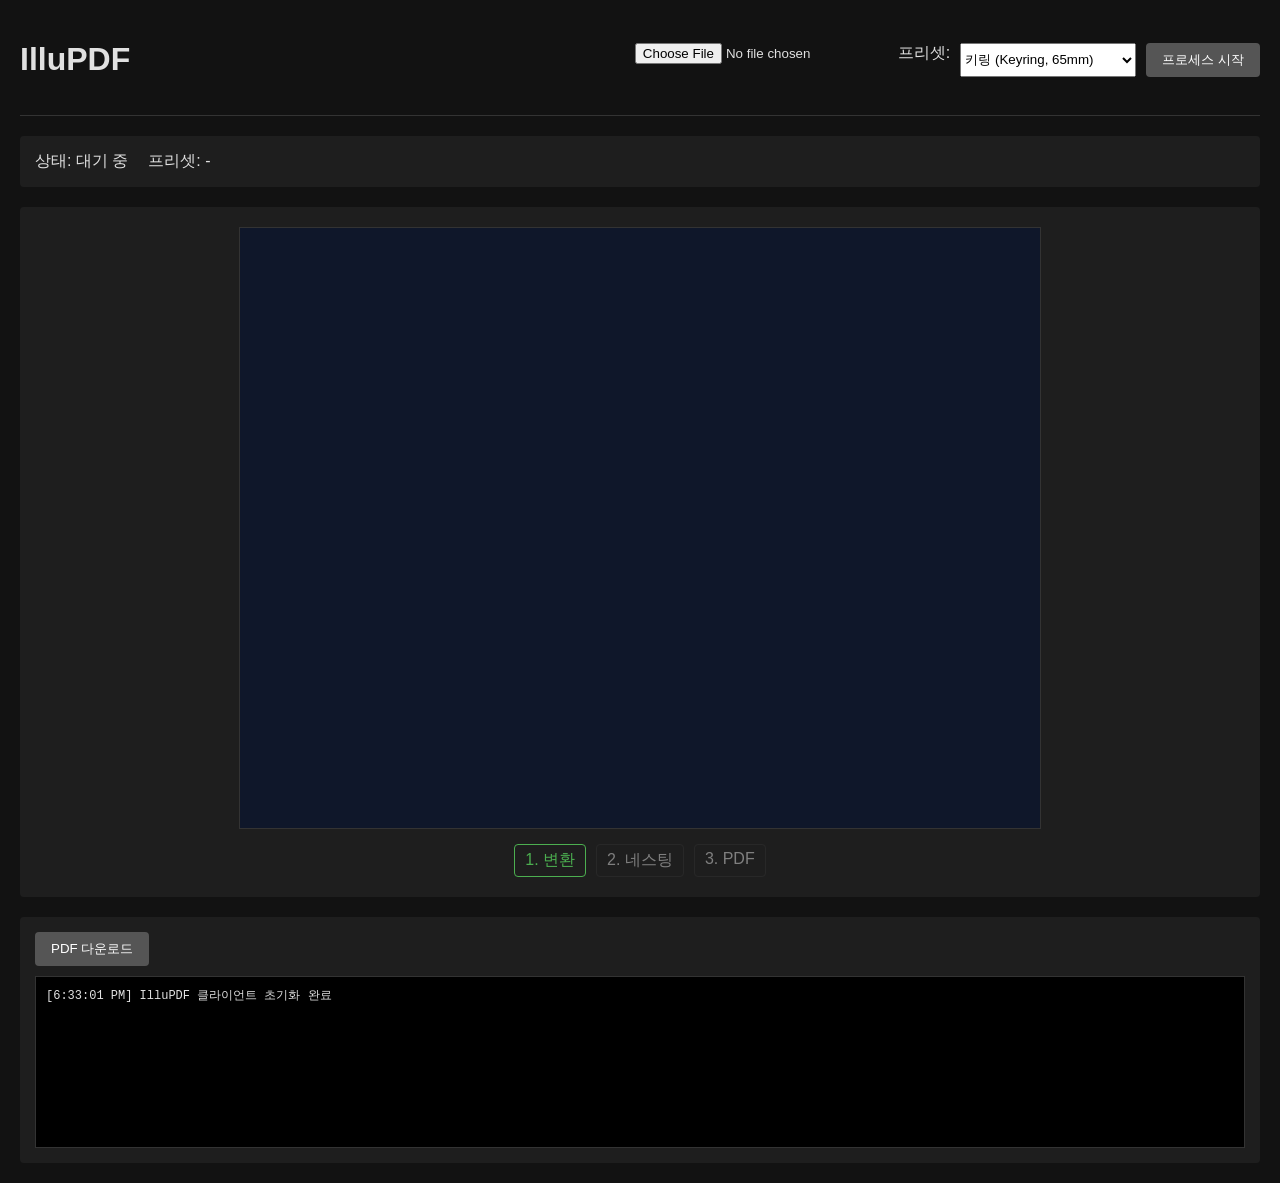
<file: index.html>
<!DOCTYPE html>
<html lang="ko">
<head>
  <meta charset="UTF-8">
  <meta name="viewport" content="width=device-width, initial-scale=1.0">
  <title>IlluPDF - 클라이언트 사이드 변환 및 네스팅</title>
  <link rel="stylesheet" href="css/styles.css">
</head>
<body class="dark-theme">
  <header>
    <h1>IlluPDF</h1>
    <div class="controls">
      <input type="file" id="image-input" accept="image/*" />
      <label for="preset-select">프리셋:</label>
      <select id="preset-select">
        <option value="keyring">키링 (Keyring, 65mm)</option>
        <option value="stand">스탠디 (Standee, 148mm)</option>
        <option value="mixed">믹스 (Mixed, 40mm)</option>
      </select>
      <input type="file" id="zip-input" accept=".zip" style="display:none;" />
      <button id="process-btn" disabled>프로세스 시작</button>
    </div>
  </header>

  <main>
    <section id="status-panel">
      <div class="status-item">
        <span class="label">상태:</span>
        <span id="status-text">대기 중</span>
      </div>
      <div class="status-item">
        <span class="label">프리셋:</span>
        <span id="preset-text">-</span>
      </div>
    </section>

    <section id="preview-panel">
      <div class="canvas-container">
        <canvas id="main-canvas"></canvas>
      </div>
      <div class="step-tracker">
        <div class="step active" id="step-1">1. 변환</div>
        <div class="step" id="step-2">2. 네스팅</div>
        <div class="step" id="step-3">3. PDF</div>
      </div>
    </section>

    <section id="result-panel">
      <button id="download-btn" disabled>PDF 다운로드</button>
      <div id="log-area"></div>
    </section>
  </main>

  <script src="vendor/clipper.js"></script>
  <script src="js/zip.js"></script>
  <script src="js/geometry.js"></script>
  <script src="js/keyring-engine.js"></script>
  <script src="js/converting-engine.js"></script>
  <script src="js/pdf-engine.js"></script>
  <script src="js/pdf-writer.js"></script>
  <script src="js/nesting-engine.js"></script>
  <script src="js/app.js"></script>
</body>
</html>
</file>
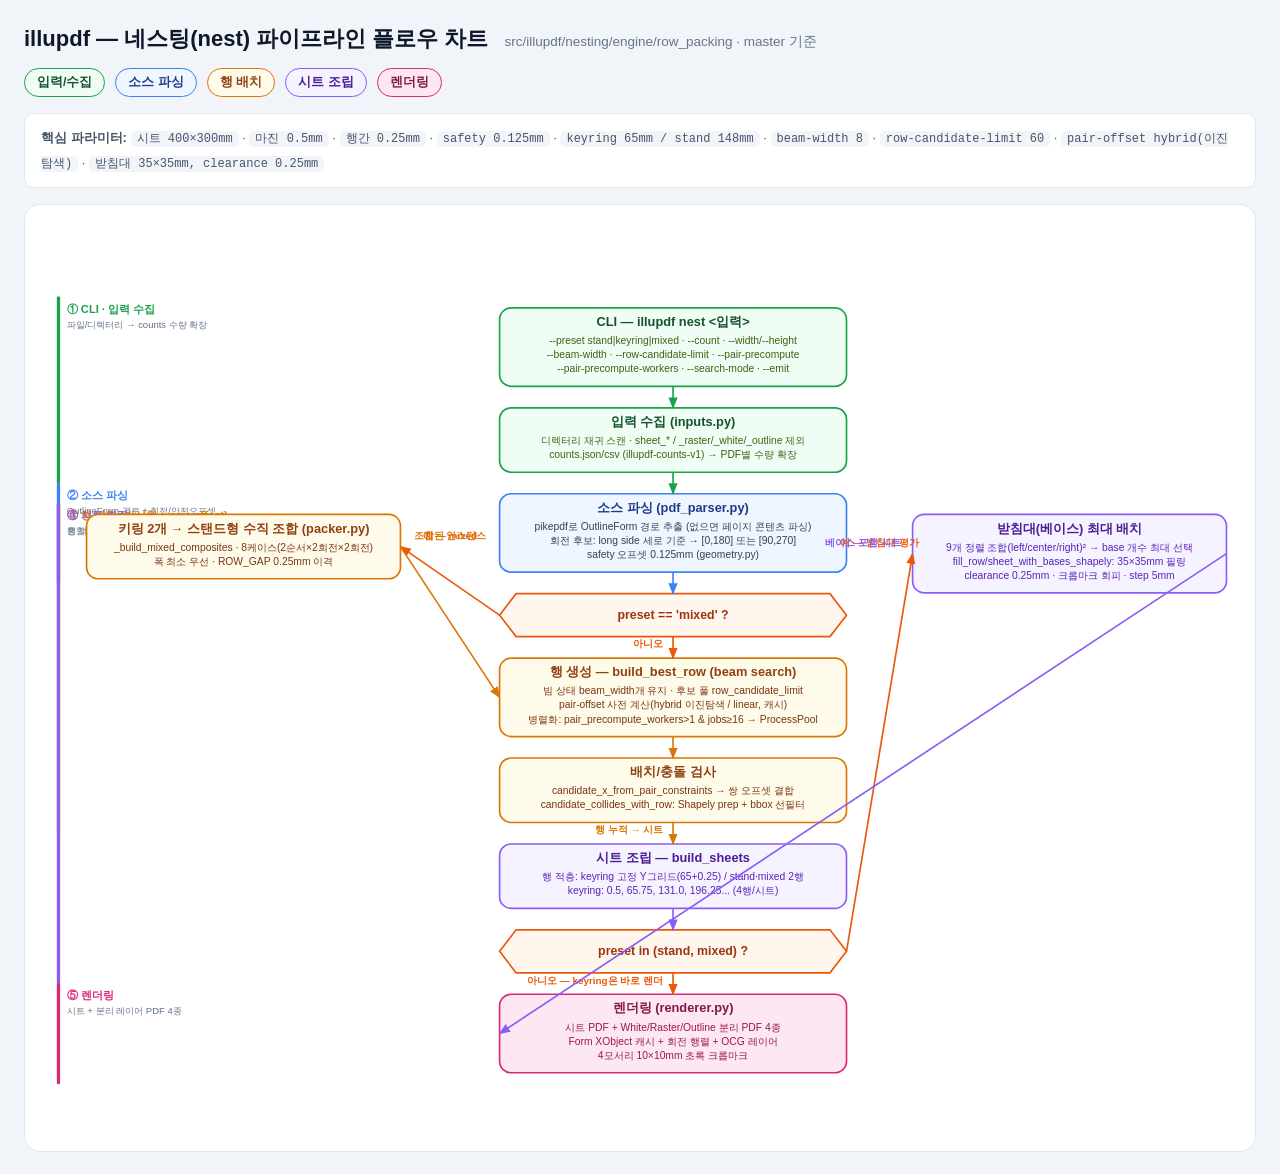
<file: docs/nesting_flow.html>
<!doctype html>
<html lang="ko">
<head>
<meta charset="utf-8">
<meta name="viewport" content="width=device-width, initial-scale=1">
<title>illupdf — 네스팅 파이프라인 플로우 차트</title>
<style>
  * { box-sizing: border-box; margin: 0; padding: 0; }
  body { background: #f1f5f9; font-family: Pretendard, -apple-system, 'Segoe UI', 'Noto Sans KR', 'Malgun Gothic', sans-serif; color: #0f172a; padding: 24px; }
  .wrap { max-width: 1500px; margin: 0 auto; }
  header { display: flex; align-items: baseline; gap: 16px; flex-wrap: wrap; margin-bottom: 14px; }
  h1 { font-size: 22px; font-weight: 800; color: #0f172a; }
  header .sub { font-size: 13.5px; color: #64748b; }
  .legend { display: flex; gap: 10px; flex-wrap: wrap; margin-bottom: 16px; }
  .legend span { font-size: 12.5px; padding: 5px 12px; border-radius: 999px; border: 1.5px solid; font-weight: 600; }
  .note { font-size: 13px; color: #475569; line-height: 1.8; margin-bottom: 16px; padding: 12px 16px; background: #ffffff; border: 1px solid #e2e8f0; border-radius: 10px; }
  .note code { background: #f1f5f9; padding: 1px 6px; border-radius: 5px; font-size: 12px; }
  .flowcard { background: #ffffff; border: 1px solid #e2e8f0; border-radius: 16px; padding: 12px; overflow-x: auto; }
  .flowcard svg { display: block; width: 100%; height: auto; min-width: 1100px; }
</style>
</head>
<body>
<div class="wrap">
  <header>
    <h1>illupdf — 네스팅(nest) 파이프라인 플로우 차트</h1>
    <div class="sub">src/illupdf/nesting/engine/row_packing · master 기준</div>
  </header>
  <div class="legend">
    <span style="background:#f0fdf4;border-color:#16a34a;color:#14532d">입력/수집</span>
    <span style="background:#eff6ff;border-color:#3b82f6;color:#1e3a8a">소스 파싱</span>
    <span style="background:#fffbeb;border-color:#d97706;color:#92400e">행 배치</span>
    <span style="background:#f5f3ff;border-color:#8b5cf6;color:#4c1d95">시트 조립</span>
    <span style="background:#fce7f3;border-color:#db2777;color:#831843">렌더링</span>
  </div>
  <div class="note">
    <b>핵심 파라미터:</b>
    <code>시트 400×300mm</code> · <code>마진 0.5mm</code> · <code>행간 0.25mm</code> ·
    <code>safety 0.125mm</code> · <code>keyring 65mm / stand 148mm</code> ·
    <code>beam-width 8</code> · <code>row-candidate-limit 60</code> ·
    <code>pair-offset hybrid(이진탐색)</code> · <code>받침대 35×35mm, clearance 0.25mm</code>
  </div>
  <div class="flowcard">
    <svg xmlns="http://www.w3.org/2000/svg" width="1460" height="1116" viewBox="0 0 1460 1116"><defs><marker id="arr-16a34a" viewBox="0 0 10 10" refX="9" refY="5" markerWidth="7" markerHeight="7" orient="auto-start-reverse"><path d="M 0 1 L 10 5 L 0 9 z" fill="#16a34a"/></marker><marker id="arr-3b82f6" viewBox="0 0 10 10" refX="9" refY="5" markerWidth="7" markerHeight="7" orient="auto-start-reverse"><path d="M 0 1 L 10 5 L 0 9 z" fill="#3b82f6"/></marker><marker id="arr-d97706" viewBox="0 0 10 10" refX="9" refY="5" markerWidth="7" markerHeight="7" orient="auto-start-reverse"><path d="M 0 1 L 10 5 L 0 9 z" fill="#d97706"/></marker><marker id="arr-8b5cf6" viewBox="0 0 10 10" refX="9" refY="5" markerWidth="7" markerHeight="7" orient="auto-start-reverse"><path d="M 0 1 L 10 5 L 0 9 z" fill="#8b5cf6"/></marker><marker id="arr-db2777" viewBox="0 0 10 10" refX="9" refY="5" markerWidth="7" markerHeight="7" orient="auto-start-reverse"><path d="M 0 1 L 10 5 L 0 9 z" fill="#db2777"/></marker><marker id="arr-ea580c" viewBox="0 0 10 10" refX="9" refY="5" markerWidth="7" markerHeight="7" orient="auto-start-reverse"><path d="M 0 1 L 10 5 L 0 9 z" fill="#ea580c"/></marker><marker id="arr-64748b" viewBox="0 0 10 10" refX="9" refY="5" markerWidth="7" markerHeight="7" orient="auto-start-reverse"><path d="M 0 1 L 10 5 L 0 9 z" fill="#64748b"/></marker></defs><rect x="24" y="96" width="4" height="227" rx="2" fill="#16a34a"/><text x="36" y="116" font-size="13.5" font-weight="700" fill="#16a34a" font-family="Pretendard, -apple-system, 'Segoe UI', 'Noto Sans KR', 'Malgun Gothic', sans-serif">① CLI · 입력 수집</text><text x="36" y="134" font-size="11.5" fill="#64748b" font-family="Pretendard, -apple-system, 'Segoe UI', 'Noto Sans KR', 'Malgun Gothic', sans-serif">파일/디렉터리 → counts 수량 확장</text><rect x="24" y="321" width="4" height="123" rx="2" fill="#3b82f6"/><text x="36" y="341" font-size="13.5" font-weight="700" fill="#3b82f6" font-family="Pretendard, -apple-system, 'Segoe UI', 'Noto Sans KR', 'Malgun Gothic', sans-serif">② 소스 파싱</text><text x="36" y="359" font-size="11.5" fill="#64748b" font-family="Pretendard, -apple-system, 'Segoe UI', 'Noto Sans KR', 'Malgun Gothic', sans-serif">OutlineForm 경로 + 회전/안전오프셋</text><rect x="24" y="346" width="4" height="401" rx="2" fill="#d97706"/><text x="36" y="366" font-size="13.5" font-weight="700" fill="#d97706" font-family="Pretendard, -apple-system, 'Segoe UI', 'Noto Sans KR', 'Malgun Gothic', sans-serif">③ 행 배치 (빔서치 + pair-offset)</text><text x="36" y="384" font-size="11.5" fill="#64748b" font-family="Pretendard, -apple-system, 'Segoe UI', 'Noto Sans KR', 'Malgun Gothic', sans-serif">혼합 조합 / 행 생성 / 충돌 검사</text><rect x="24" y="346" width="4" height="583" rx="2" fill="#8b5cf6"/><text x="36" y="366" font-size="13.5" font-weight="700" fill="#8b5cf6" font-family="Pretendard, -apple-system, 'Segoe UI', 'Noto Sans KR', 'Malgun Gothic', sans-serif">④ 시트 조립</text><text x="36" y="384" font-size="11.5" fill="#64748b" font-family="Pretendard, -apple-system, 'Segoe UI', 'Noto Sans KR', 'Malgun Gothic', sans-serif">행 적층 + 받침대 최대 배치</text><rect x="24" y="927" width="4" height="123" rx="2" fill="#db2777"/><text x="36" y="947" font-size="13.5" font-weight="700" fill="#db2777" font-family="Pretendard, -apple-system, 'Segoe UI', 'Noto Sans KR', 'Malgun Gothic', sans-serif">⑤ 렌더링</text><text x="36" y="965" font-size="11.5" fill="#64748b" font-family="Pretendard, -apple-system, 'Segoe UI', 'Noto Sans KR', 'Malgun Gothic', sans-serif">시트 + 분리 레이어 PDF 4종</text><rect x="560" y="110" width="420" height="95" rx="14" fill="#f0fdf4" stroke="#16a34a" stroke-width="2"/><text x="770.0" y="132.0" text-anchor="middle" font-size="15.5" font-weight="700" fill="#14532d" font-family="Pretendard, -apple-system, 'Segoe UI', 'Noto Sans KR', 'Malgun Gothic', sans-serif">CLI — illupdf nest &lt;입력&gt;</text><text x="770.0" y="154.0" text-anchor="middle" font-size="12.5" fill="#3f6212" font-family="Pretendard, -apple-system, 'Segoe UI', 'Noto Sans KR', 'Malgun Gothic', sans-serif">--preset stand|keyring|mixed · --count · --width/--height</text><text x="770.0" y="171.0" text-anchor="middle" font-size="12.5" fill="#3f6212" font-family="Pretendard, -apple-system, 'Segoe UI', 'Noto Sans KR', 'Malgun Gothic', sans-serif">--beam-width · --row-candidate-limit · --pair-precompute</text><text x="770.0" y="188.0" text-anchor="middle" font-size="12.5" fill="#3f6212" font-family="Pretendard, -apple-system, 'Segoe UI', 'Noto Sans KR', 'Malgun Gothic', sans-serif">--pair-precompute-workers · --search-mode · --emit</text><rect x="560" y="231" width="420" height="78" rx="14" fill="#f0fdf4" stroke="#16a34a" stroke-width="2"/><text x="770.0" y="253.0" text-anchor="middle" font-size="15.5" font-weight="700" fill="#14532d" font-family="Pretendard, -apple-system, 'Segoe UI', 'Noto Sans KR', 'Malgun Gothic', sans-serif">입력 수집 (inputs.py)</text><text x="770.0" y="275.0" text-anchor="middle" font-size="12.5" fill="#3f6212" font-family="Pretendard, -apple-system, 'Segoe UI', 'Noto Sans KR', 'Malgun Gothic', sans-serif">디렉터리 재귀 스캔 · sheet_* / _raster/_white/_outline 제외</text><text x="770.0" y="292.0" text-anchor="middle" font-size="12.5" fill="#3f6212" font-family="Pretendard, -apple-system, 'Segoe UI', 'Noto Sans KR', 'Malgun Gothic', sans-serif">counts.json/csv (illupdf-counts-v1) → PDF별 수량 확장</text><rect x="560" y="335" width="420" height="95" rx="14" fill="#eff6ff" stroke="#3b82f6" stroke-width="2"/><text x="770.0" y="357.0" text-anchor="middle" font-size="15.5" font-weight="700" fill="#1e3a8a" font-family="Pretendard, -apple-system, 'Segoe UI', 'Noto Sans KR', 'Malgun Gothic', sans-serif">소스 파싱 (pdf_parser.py)</text><text x="770.0" y="379.0" text-anchor="middle" font-size="12.5" fill="#334155" font-family="Pretendard, -apple-system, 'Segoe UI', 'Noto Sans KR', 'Malgun Gothic', sans-serif">pikepdf로 OutlineForm 경로 추출 (없으면 페이지 콘텐츠 파싱)</text><text x="770.0" y="396.0" text-anchor="middle" font-size="12.5" fill="#334155" font-family="Pretendard, -apple-system, 'Segoe UI', 'Noto Sans KR', 'Malgun Gothic', sans-serif">회전 후보: long side 세로 기준 → [0,180] 또는 [90,270]</text><text x="770.0" y="413.0" text-anchor="middle" font-size="12.5" fill="#334155" font-family="Pretendard, -apple-system, 'Segoe UI', 'Noto Sans KR', 'Malgun Gothic', sans-serif">safety 오프셋 0.125mm (geometry.py)</text><polygon points="580,456 960,456 980,482 960,508 580,508 560,482" fill="#fff7ed" stroke="#ea580c" stroke-width="2"/><text x="770.0" y="487.0" text-anchor="middle" font-size="15" font-weight="700" fill="#9a3412" font-family="Pretendard, -apple-system, 'Segoe UI', 'Noto Sans KR', 'Malgun Gothic', sans-serif">preset == &#x27;mixed&#x27; ?</text><rect x="60" y="360" width="380" height="78" rx="14" fill="#fffbeb" stroke="#d97706" stroke-width="2"/><text x="250.0" y="382.0" text-anchor="middle" font-size="15.5" font-weight="700" fill="#92400e" font-family="Pretendard, -apple-system, 'Segoe UI', 'Noto Sans KR', 'Malgun Gothic', sans-serif">키링 2개 → 스탠드형 수직 조합 (packer.py)</text><text x="250.0" y="404.0" text-anchor="middle" font-size="12.5" fill="#78350f" font-family="Pretendard, -apple-system, 'Segoe UI', 'Noto Sans KR', 'Malgun Gothic', sans-serif">_build_mixed_composites · 8케이스(2순서×2회전×2회전)</text><text x="250.0" y="421.0" text-anchor="middle" font-size="12.5" fill="#78350f" font-family="Pretendard, -apple-system, 'Segoe UI', 'Noto Sans KR', 'Malgun Gothic', sans-serif">폭 최소 우선 · ROW_GAP 0.25mm 이격</text><rect x="560" y="534" width="420" height="95" rx="14" fill="#fffbeb" stroke="#d97706" stroke-width="2"/><text x="770.0" y="556.0" text-anchor="middle" font-size="15.5" font-weight="700" fill="#92400e" font-family="Pretendard, -apple-system, 'Segoe UI', 'Noto Sans KR', 'Malgun Gothic', sans-serif">행 생성 — build_best_row (beam search)</text><text x="770.0" y="578.0" text-anchor="middle" font-size="12.5" fill="#78350f" font-family="Pretendard, -apple-system, 'Segoe UI', 'Noto Sans KR', 'Malgun Gothic', sans-serif">빔 상태 beam_width개 유지 · 후보 풀 row_candidate_limit</text><text x="770.0" y="595.0" text-anchor="middle" font-size="12.5" fill="#78350f" font-family="Pretendard, -apple-system, 'Segoe UI', 'Noto Sans KR', 'Malgun Gothic', sans-serif">pair-offset 사전 계산(hybrid 이진탐색 / linear, 캐시)</text><text x="770.0" y="612.0" text-anchor="middle" font-size="12.5" fill="#78350f" font-family="Pretendard, -apple-system, 'Segoe UI', 'Noto Sans KR', 'Malgun Gothic', sans-serif">병렬화: pair_precompute_workers&gt;1 &amp; jobs≥16 → ProcessPool</text><rect x="560" y="655" width="420" height="78" rx="14" fill="#fffbeb" stroke="#d97706" stroke-width="2"/><text x="770.0" y="677.0" text-anchor="middle" font-size="15.5" font-weight="700" fill="#92400e" font-family="Pretendard, -apple-system, 'Segoe UI', 'Noto Sans KR', 'Malgun Gothic', sans-serif">배치/충돌 검사</text><text x="770.0" y="699.0" text-anchor="middle" font-size="12.5" fill="#78350f" font-family="Pretendard, -apple-system, 'Segoe UI', 'Noto Sans KR', 'Malgun Gothic', sans-serif">candidate_x_from_pair_constraints → 쌍 오프셋 결합</text><text x="770.0" y="716.0" text-anchor="middle" font-size="12.5" fill="#78350f" font-family="Pretendard, -apple-system, 'Segoe UI', 'Noto Sans KR', 'Malgun Gothic', sans-serif">candidate_collides_with_row: Shapely prep + bbox 선필터</text><rect x="560" y="759" width="420" height="78" rx="14" fill="#f5f3ff" stroke="#8b5cf6" stroke-width="2"/><text x="770.0" y="781.0" text-anchor="middle" font-size="15.5" font-weight="700" fill="#4c1d95" font-family="Pretendard, -apple-system, 'Segoe UI', 'Noto Sans KR', 'Malgun Gothic', sans-serif">시트 조립 — build_sheets</text><text x="770.0" y="803.0" text-anchor="middle" font-size="12.5" fill="#5b21b6" font-family="Pretendard, -apple-system, 'Segoe UI', 'Noto Sans KR', 'Malgun Gothic', sans-serif">행 적층: keyring 고정 Y그리드(65+0.25) / stand·mixed 2행</text><text x="770.0" y="820.0" text-anchor="middle" font-size="12.5" fill="#5b21b6" font-family="Pretendard, -apple-system, 'Segoe UI', 'Noto Sans KR', 'Malgun Gothic', sans-serif">keyring: 0.5, 65.75, 131.0, 196.25... (4행/시트)</text><polygon points="580,863 960,863 980,889 960,915 580,915 560,889" fill="#fff7ed" stroke="#ea580c" stroke-width="2"/><text x="770.0" y="894.0" text-anchor="middle" font-size="15" font-weight="700" fill="#9a3412" font-family="Pretendard, -apple-system, 'Segoe UI', 'Noto Sans KR', 'Malgun Gothic', sans-serif">preset in (stand, mixed) ?</text><rect x="1060" y="360" width="380" height="95" rx="14" fill="#f5f3ff" stroke="#8b5cf6" stroke-width="2"/><text x="1250.0" y="382.0" text-anchor="middle" font-size="15.5" font-weight="700" fill="#4c1d95" font-family="Pretendard, -apple-system, 'Segoe UI', 'Noto Sans KR', 'Malgun Gothic', sans-serif">받침대(베이스) 최대 배치</text><text x="1250.0" y="404.0" text-anchor="middle" font-size="12.5" fill="#5b21b6" font-family="Pretendard, -apple-system, 'Segoe UI', 'Noto Sans KR', 'Malgun Gothic', sans-serif">9개 정렬 조합(left/center/right)² → base 개수 최대 선택</text><text x="1250.0" y="421.0" text-anchor="middle" font-size="12.5" fill="#5b21b6" font-family="Pretendard, -apple-system, 'Segoe UI', 'Noto Sans KR', 'Malgun Gothic', sans-serif">fill_row/sheet_with_bases_shapely: 35×35mm 필링</text><text x="1250.0" y="438.0" text-anchor="middle" font-size="12.5" fill="#5b21b6" font-family="Pretendard, -apple-system, 'Segoe UI', 'Noto Sans KR', 'Malgun Gothic', sans-serif">clearance 0.25mm · 크롭마크 회피 · step 5mm</text><rect x="560" y="941" width="420" height="95" rx="14" fill="#fce7f3" stroke="#db2777" stroke-width="2"/><text x="770.0" y="963.0" text-anchor="middle" font-size="15.5" font-weight="700" fill="#831843" font-family="Pretendard, -apple-system, 'Segoe UI', 'Noto Sans KR', 'Malgun Gothic', sans-serif">렌더링 (renderer.py)</text><text x="770.0" y="985.0" text-anchor="middle" font-size="12.5" fill="#9d174d" font-family="Pretendard, -apple-system, 'Segoe UI', 'Noto Sans KR', 'Malgun Gothic', sans-serif">시트 PDF + White/Raster/Outline 분리 PDF 4종</text><text x="770.0" y="1002.0" text-anchor="middle" font-size="12.5" fill="#9d174d" font-family="Pretendard, -apple-system, 'Segoe UI', 'Noto Sans KR', 'Malgun Gothic', sans-serif">Form XObject 캐시 + 회전 행렬 + OCG 레이어</text><text x="770.0" y="1019.0" text-anchor="middle" font-size="12.5" fill="#9d174d" font-family="Pretendard, -apple-system, 'Segoe UI', 'Noto Sans KR', 'Malgun Gothic', sans-serif">4모서리 10×10mm 초록 크롭마크</text><line x1="770.0" y1="205.0" x2="770.0" y2="231.0" stroke="#16a34a" stroke-width="2" marker-end="url(#arr-16a34a)"/><line x1="770.0" y1="309.0" x2="770.0" y2="335.0" stroke="#16a34a" stroke-width="2" marker-end="url(#arr-16a34a)"/><line x1="770.0" y1="430.0" x2="770.0" y2="456.0" stroke="#3b82f6" stroke-width="2" marker-end="url(#arr-3b82f6)"/><line x1="560.0" y1="482.0" x2="440.0" y2="399.0" stroke="#ea580c" stroke-width="2" marker-end="url(#arr-ea580c)"/><text x="500.0" y="390.0" text-anchor="middle" font-size="12" font-weight="600" fill="#ea580c" font-family="Pretendard, -apple-system, 'Segoe UI', 'Noto Sans KR', 'Malgun Gothic', sans-serif">예 — mixed</text><line x1="770.0" y1="508.0" x2="770.0" y2="534.0" stroke="#ea580c" stroke-width="2" marker-end="url(#arr-ea580c)"/><text x="758.0" y="521.0" text-anchor="end" font-size="12" font-weight="600" fill="#ea580c" font-family="Pretendard, -apple-system, 'Segoe UI', 'Noto Sans KR', 'Malgun Gothic', sans-serif">아니오</text><line x1="440.0" y1="399.0" x2="560.0" y2="581.5" stroke="#d97706" stroke-width="2" marker-end="url(#arr-d97706)"/><text x="500.0" y="390.0" text-anchor="middle" font-size="12" font-weight="600" fill="#d97706" font-family="Pretendard, -apple-system, 'Segoe UI', 'Noto Sans KR', 'Malgun Gothic', sans-serif">조합된 인스턴스</text><line x1="770.0" y1="629.0" x2="770.0" y2="655.0" stroke="#d97706" stroke-width="2" marker-end="url(#arr-d97706)"/><line x1="770.0" y1="733.0" x2="770.0" y2="759.0" stroke="#d97706" stroke-width="2" marker-end="url(#arr-d97706)"/><text x="758.0" y="746.0" text-anchor="end" font-size="12" font-weight="600" fill="#d97706" font-family="Pretendard, -apple-system, 'Segoe UI', 'Noto Sans KR', 'Malgun Gothic', sans-serif">행 누적 → 시트</text><line x1="770.0" y1="837.0" x2="770.0" y2="863.0" stroke="#8b5cf6" stroke-width="2" marker-end="url(#arr-8b5cf6)"/><line x1="980.0" y1="889.0" x2="1060.0" y2="407.5" stroke="#ea580c" stroke-width="2" marker-end="url(#arr-ea580c)"/><text x="1020.0" y="398.5" text-anchor="middle" font-size="12" font-weight="600" fill="#ea580c" font-family="Pretendard, -apple-system, 'Segoe UI', 'Noto Sans KR', 'Malgun Gothic', sans-serif">예 — 받침대 평가</text><line x1="770.0" y1="915.0" x2="770.0" y2="941.0" stroke="#ea580c" stroke-width="2" marker-end="url(#arr-ea580c)"/><text x="758.0" y="928.0" text-anchor="end" font-size="12" font-weight="600" fill="#ea580c" font-family="Pretendard, -apple-system, 'Segoe UI', 'Noto Sans KR', 'Malgun Gothic', sans-serif">아니오 — keyring은 바로 렌더</text><line x1="1440.0" y1="407.5" x2="560.0" y2="988.5" stroke="#8b5cf6" stroke-width="2" marker-end="url(#arr-8b5cf6)"/><text x="1000.0" y="398.5" text-anchor="middle" font-size="12" font-weight="600" fill="#8b5cf6" font-family="Pretendard, -apple-system, 'Segoe UI', 'Noto Sans KR', 'Malgun Gothic', sans-serif">베이스 포함 시트</text></svg>
  </div>
</div>
</body>
</html>
</file>
<file: css/styles.css>
/* IlluPDF Client UI Styles */
:root {
  --bg-color: #121212;
  --surface-color: #1e1e1e;
  --primary-color: #4caf50;
  --text-color: #e0e0e0;
  --border-color: #333;
}

body.dark-theme {
  background-color: var(--bg-color);
  color: var(--text-color);
  font-family: -apple-system, BlinkMacSystemFont, "Segoe UI", Roboto, Helvetica, Arial, sans-serif;
  margin: 0;
  padding: 20px;
}

header {
  display: flex;
  justify-content: space-between;
  align-items: center;
  border-bottom: 1px solid var(--border-color);
  padding-bottom: 15px;
  margin-bottom: 20px;
}

.controls {
  display: flex;
  gap: 10px;
}

button {
  background-color: var(--primary-color);
  color: white;
  border: none;
  padding: 8px 16px;
  border-radius: 4px;
  cursor: pointer;
}

button:disabled {
  background-color: #555;
  cursor: not-allowed;
}

#status-panel {
  display: flex;
  gap: 20px;
  margin-bottom: 20px;
  background: var(--surface-color);
  padding: 15px;
  border-radius: 4px;
}

#preview-panel {
  display: flex;
  flex-direction: column;
  align-items: center;
  background: var(--surface-color);
  padding: 20px;
  border-radius: 4px;
  margin-bottom: 20px;
}

.canvas-container {
  width: 100%;
  max-width: 800px;
  aspect-ratio: 4/3;
  background: #000;
  border: 1px solid var(--border-color);
  position: relative;
}

canvas {
  width: 100%;
  height: 100%;
}

.step-tracker {
  display: flex;
  gap: 10px;
  margin-top: 15px;
}

.step {
  padding: 5px 10px;
  border: 1px solid var(--border-color);
  border-radius: 4px;
  opacity: 0.5;
}

.step.active {
  opacity: 1;
  border-color: var(--primary-color);
  color: var(--primary-color);
}

#result-panel {
  background: var(--surface-color);
  padding: 15px;
  border-radius: 4px;
}

#log-area {
  margin-top: 10px;
  height: 150px;
  overflow-y: auto;
  background: #000;
  padding: 10px;
  font-family: monospace;
  font-size: 12px;
  border: 1px solid var(--border-color);
}
</file>
